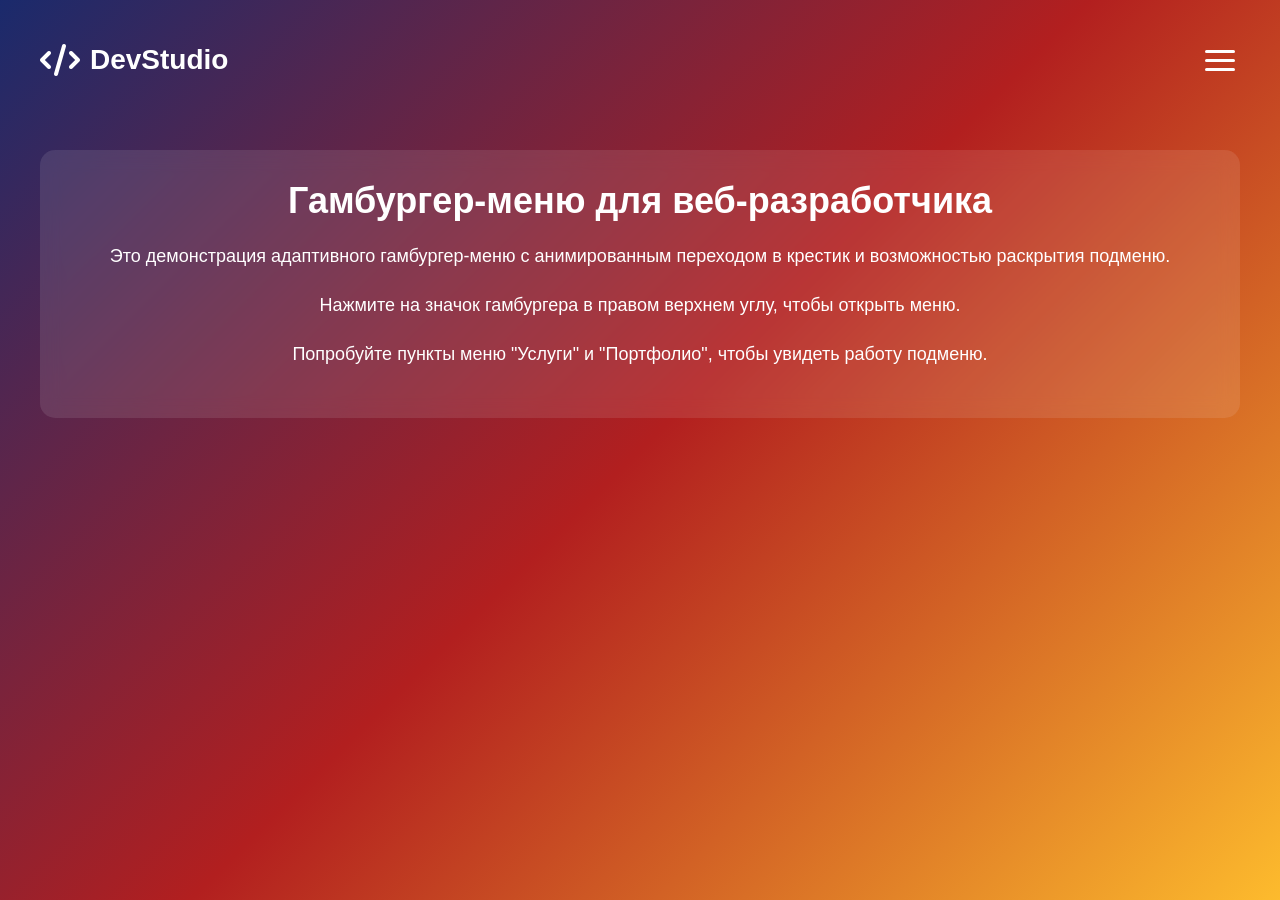
<file: gamburger/index.html>
<!DOCTYPE html>
<html lang="ru">
<head>
    <meta charset="UTF-8">
    <meta name="viewport" content="width=device-width, initial-scale=1.0">
    <title>Гамбургер-меню для веб-разработчика</title>
    <style>
        * {
            margin: 0;
            padding: 0;
            box-sizing: border-box;
            font-family: 'Segoe UI', Tahoma, Geneva, Verdana, sans-serif;
        }

        body {
            background: linear-gradient(135deg, #1a2a6c, #b21f1f, #fdbb2d);
            color: white;
            min-height: 100vh;
            padding: 20px;
        }

        .container {
            max-width: 1200px;
            margin: 0 auto;
        }

        header {
            display: flex;
            justify-content: space-between;
            align-items: center;
            padding: 20px 0;
        }

        .logo {
            font-size: 28px;
            font-weight: 700;
            color: white;
            text-decoration: none;
            display: flex;
            align-items: center;
        }

        .logo i {
            margin-right: 10px;
            font-size: 32px;
        }

        /* Стили гамбургер-кнопки */
        .hamburger-btn {
            width: 40px;
            height: 40px;
            position: relative;
            background: transparent;
            border: none;
            cursor: pointer;
            z-index: 1001;
            display: flex;
            flex-direction: column;
            justify-content: center;
            align-items: center;
        }

        .hamburger-line {
            width: 30px;
            height: 3px;
            background-color: white;
            margin: 3px 0;
            transition: all 0.3s ease;
            border-radius: 2px;
        }

        /* Анимация гамбургера в крестик */
        .hamburger-btn.active .hamburger-line:nth-child(1) {
            transform: translateY(9px) rotate(45deg);
        }

        .hamburger-btn.active .hamburger-line:nth-child(2) {
            opacity: 0;
        }

        .hamburger-btn.active .hamburger-line:nth-child(3) {
            transform: translateY(-9px) rotate(-45deg);
        }

        /* Стили меню */
        .menu-overlay {
            position: fixed;
            top: 0;
            left: 0;
            width: 100%;
            height: 100%;
            background: rgba(0, 0, 0, 0.9);
            backdrop-filter: blur(5px);
            display: flex;
            justify-content: center;
            align-items: center;
            opacity: 0;
            visibility: hidden;
            transition: all 0.4s ease;
            z-index: 1000;
        }

        .menu-overlay.active {
            opacity: 1;
            visibility: visible;
        }

        .menu {
            list-style: none;
            width: 80%;
            max-width: 500px;
        }

        .menu-item {
            margin-bottom: 15px;
            position: relative;
        }

        .menu-link {
            color: white;
            text-decoration: none;
            font-size: 24px;
            font-weight: 600;
            display: flex;
            align-items: center;
            padding: 15px 20px;
            border-radius: 10px;
            transition: all 0.3s ease;
            background: rgba(255, 255, 255, 0.1);
        }

        .menu-link:hover {
            background: rgba(255, 255, 255, 0.2);
            transform: translateX(10px);
        }

        .menu-link i {
            margin-right: 15px;
            font-size: 22px;
        }

        .submenu-toggle {
            margin-left: auto;
            transition: transform 0.3s ease;
        }

        .menu-item.active .submenu-toggle {
            transform: rotate(180deg);
        }

        /* Стили подменю */
        .submenu {
            list-style: none;
            max-height: 0;
            overflow: hidden;
            transition: max-height 0.4s ease;
            background: rgba(0, 0, 0, 0.3);
            border-radius: 0 0 10px 10px;
            margin-top: 5px;
        }

        .menu-item.active .submenu {
            max-height: 300px;
        }

        .submenu-item {
            border-bottom: 1px solid rgba(255, 255, 255, 0.1);
        }

        .submenu-item:last-child {
            border-bottom: none;
        }

        .submenu-link {
            color: #ddd;
            text-decoration: none;
            display: block;
            padding: 12px 20px 12px 50px;
            font-size: 18px;
            transition: all 0.2s ease;
        }

        .submenu-link:hover {
            background: rgba(255, 255, 255, 0.1);
            color: white;
            padding-left: 55px;
        }

        /* Контент страницы */
        .content {
            margin-top: 50px;
            text-align: center;
            padding: 30px;
            background: rgba(255, 255, 255, 0.1);
            border-radius: 15px;
            backdrop-filter: blur(10px);
        }

        h1 {
            font-size: 36px;
            margin-bottom: 20px;
        }

        p {
            font-size: 18px;
            line-height: 1.6;
            margin-bottom: 20px;
        }

        /* Адаптивность */
        @media (max-width: 768px) {
            .menu-link {
                font-size: 20px;
            }
            
            .submenu-link {
                font-size: 16px;
            }
        }
    </style>
    <link rel="stylesheet" href="https://cdnjs.cloudflare.com/ajax/libs/font-awesome/6.0.0/css/all.min.css">
</head>
<body>
    <div class="container">
        <header>
            <a href="#" class="logo">
                <i class="fas fa-code"></i>
                DevStudio
            </a>
            <button class="hamburger-btn" id="hamburger">
                <span class="hamburger-line"></span>
                <span class="hamburger-line"></span>
                <span class="hamburger-line"></span>
            </button>
        </header>

        <div class="menu-overlay" id="menuOverlay">
            <ul class="menu">
                <li class="menu-item">
                    <a href="#" class="menu-link">
                        <i class="fas fa-home"></i>
                        Главная
                    </a>
                </li>
                <li class="menu-item">
                    <a href="#" class="menu-link">
                        <i class="fas fa-user"></i>
                        О нас
                    </a>
                </li>
                <li class="menu-item">
                    <a href="#" class="menu-link">
                        <i class="fas fa-laptop-code"></i>
                        Услуги
                        <i class="fas fa-chevron-down submenu-toggle"></i>
                    </a>
                    <ul class="submenu">
                        <li class="submenu-item">
                            <a href="#" class="submenu-link">Веб-разработка</a>
                        </li>
                        <li class="submenu-item">
                            <a href="#" class="submenu-link">Мобильные приложения</a>
                        </li>
                        <li class="submenu-item">
                            <a href="#" class="submenu-link">UI/UX дизайн</a>
                        </li>
                        <li class="submenu-item">
                            <a href="#" class="submenu-link">Техническая поддержка</a>
                        </li>
                    </ul>
                </li>
                <li class="menu-item">
                    <a href="#" class="menu-link">
                        <i class="fas fa-briefcase"></i>
                        Портфолио
                        <i class="fas fa-chevron-down submenu-toggle"></i>
                    </a>
                    <ul class="submenu">
                        <li class="submenu-item">
                            <a href="#" class="submenu-link">Корпоративные сайты</a>
                        </li>
                        <li class="submenu-item">
                            <a href="#" class="submenu-link">Интернет-магазины</a>
                        </li>
                        <li class="submenu-item">
                            <a href="#" class="submenu-link">Веб-приложения</a>
                        </li>
                    </ul>
                </li>
                <li class="menu-item">
                    <a href="#" class="menu-link">
                        <i class="fas fa-graduation-cap"></i>
                        Обучение
                    </a>
                </li>
                <li class="menu-item">
                    <a href="#" class="menu-link">
                        <i class="fas fa-envelope"></i>
                        Контакты
                    </a>
                </li>
            </ul>
        </div>

        <div class="content">
            <h1>Гамбургер-меню для веб-разработчика</h1>
            <p>Это демонстрация адаптивного гамбургер-меню с анимированным переходом в крестик и возможностью раскрытия подменю.</p>
            <p>Нажмите на значок гамбургера в правом верхнем углу, чтобы открыть меню.</p>
            <p>Попробуйте пункты меню "Услуги" и "Портфолио", чтобы увидеть работу подменю.</p>
        </div>
    </div>

    <script>
        document.addEventListener('DOMContentLoaded', function() {
            const hamburgerBtn = document.getElementById('hamburger');
            const menuOverlay = document.getElementById('menuOverlay');
            const menuItems = document.querySelectorAll('.menu-item');
            
            // Открытие/закрытие меню
            hamburgerBtn.addEventListener('click', function() {
                this.classList.toggle('active');
                menuOverlay.classList.toggle('active');
            });
            
            // Открытие/закрытие подменю
            menuItems.forEach(item => {
                const submenuToggle = item.querySelector('.submenu-toggle');
                
                if (submenuToggle) {
                    submenuToggle.addEventListener('click', function(e) {
                        e.preventDefault();
                        e.stopPropagation();
                        item.classList.toggle('active');
                    });
                }
                
                // Закрытие меню при клике на пункт без подменю
                const menuLink = item.querySelector('.menu-link');
                if (!submenuToggle) {
                    menuLink.addEventListener('click', function() {
                        hamburgerBtn.classList.remove('active');
                        menuOverlay.classList.remove('active');
                    });
                }
            });
            
            // Закрытие меню при клике вне его области
            menuOverlay.addEventListener('click', function(e) {
                if (e.target === menuOverlay) {
                    hamburgerBtn.classList.remove('active');
                    menuOverlay.classList.remove('active');
                    
                    // Закрытие всех открытых подменю
                    menuItems.forEach(item => {
                        item.classList.remove('active');
                    });
                }
            });
        });
    </script>
</body>
</html>
</file>
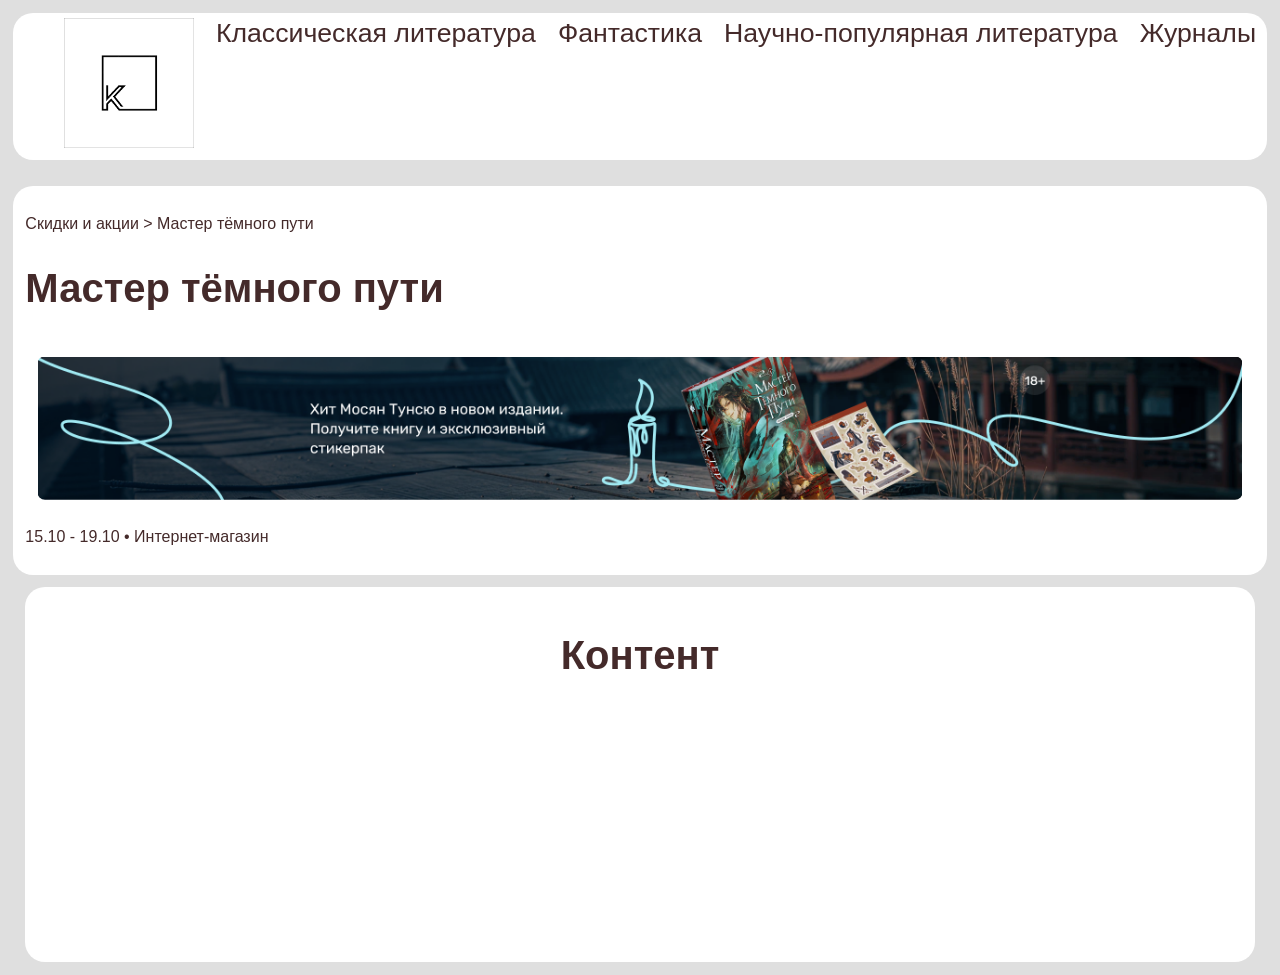
<file: razmetka/index.html>
<html>
    <head>
        <title>пример странички</title>
        <link href="./style.css" 
        rel="stylesheet" 
        type="text/css">
    </head>
    <body>
        <header>
            <nav>
                <ol>
                    <li><img src="./logoMain.png" alt="logo" class="first" /></li>
                    <li class="top-li2">
                        Классическая литература
                        <ul class="submenu">
                            <li>Русская классика</li>
                            <li>Английская классика</li>
                            <li>Немецкая классика</li>
                        </ul>
                    <li class="top-li2">
                        Фантастика
                        <ul class="submenu">
                            <li>Научная фантастика</li>
                            <li>Фэнтези</li>
                            <li>Юмористическое фентэзи</li>
                        </ul>
                    </li>
                    <li class="top-li2">
                        Научно-популярная литература
                        <ul class="submenu">
                            <li>Информатика</li>
                            <li>Биология</li>
                            <li>Физика</li>
                        </ul>
                    </li>
                    <li class="top-li2">
                        Журналы
                        <ul class="submenu">
                            <li>Детские журналы</li>
                            <li>Технические журналы</li>
                            <li>IT</li>
                        </ul>
                    </li>
                </ol>
                <div class="zg">
                    <p>Скидки и акции > Мастер тёмного пути</p>
                    <h1> Мастер тёмного пути</h1>
                    <img src="./pictureMain.png" alt="sele" class="pic" />
                    <p>15.10 - 19.10  •  Интернет-магазин</p>

                </div>
                <div class="kontent">
                    <h1>Контент</h1>
                </div>
            </nav>
        </header>
    </body>
</html>
</file>
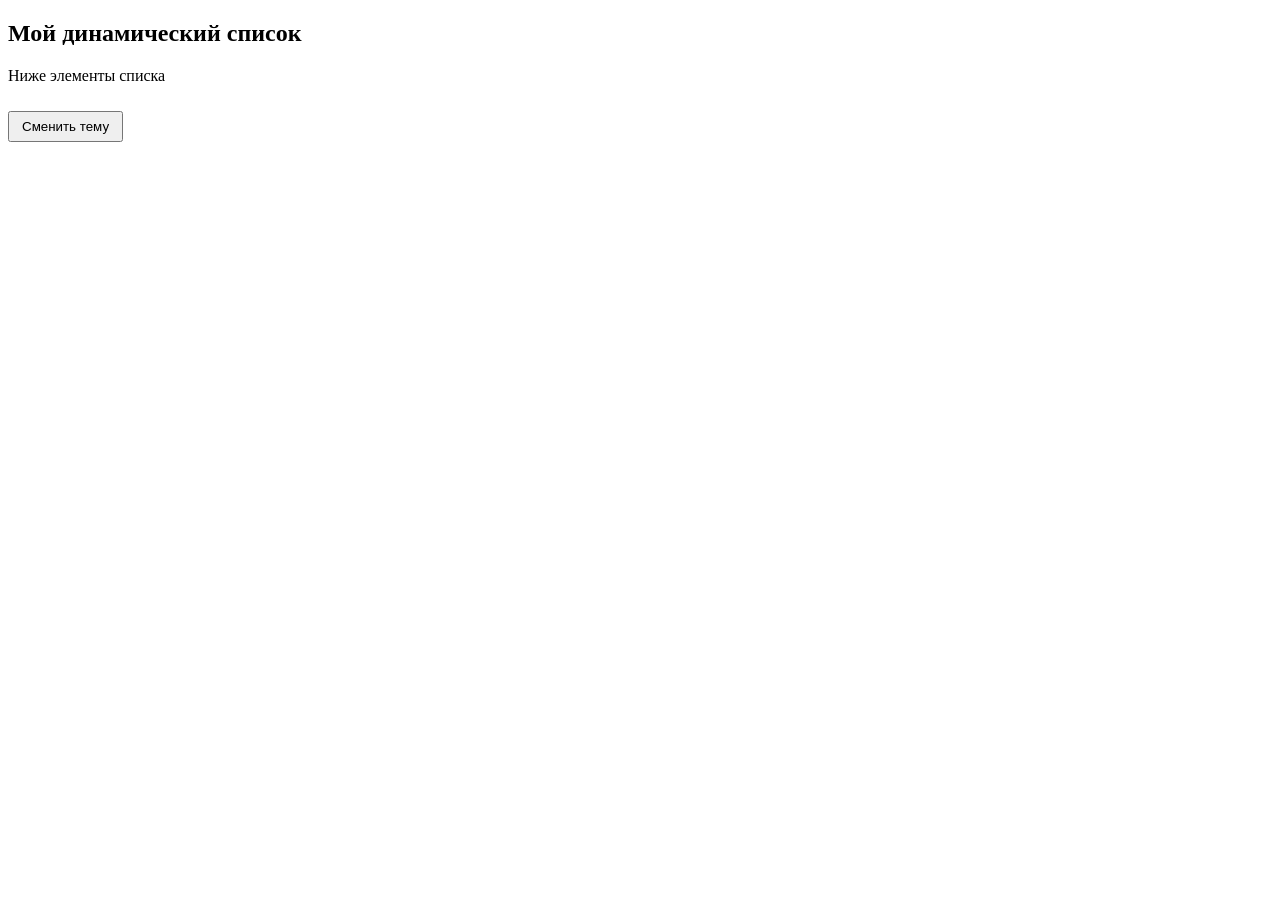
<file: razmetka11/index.html>
<!DOCTYPE html>
<html lang="ru">
<head>
    <meta charset="UTF-8">
    <title>Динамический список</title>
    <link rel="stylesheet" href="./style.css">

</head>
<body>
    <script src="./main.js"></script>
</body>
</html>
</file>
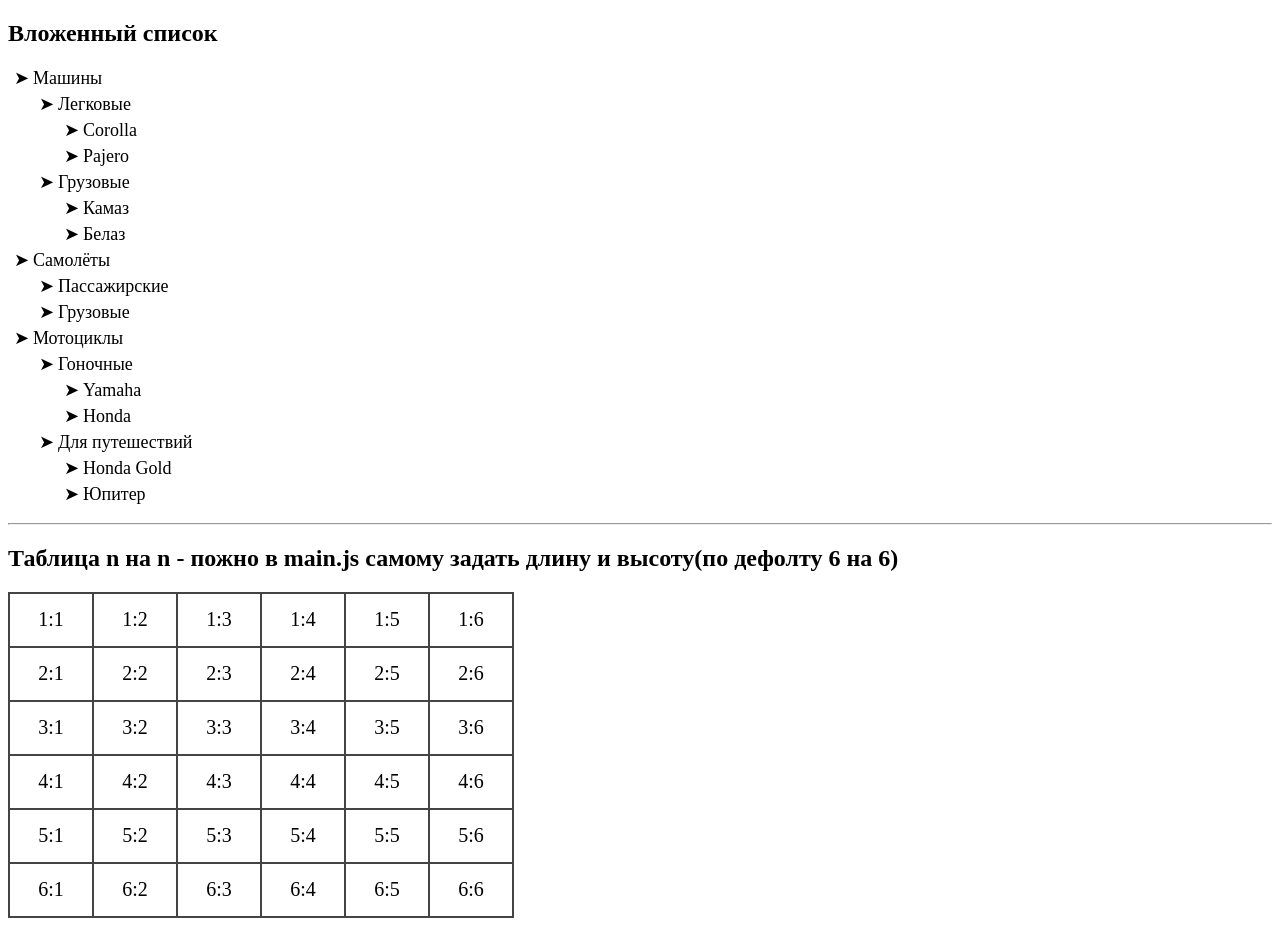
<file: razmetka12/index.html>
<!DOCTYPE html>
<html lang="ru">
<head>
    <meta charset="UTF-8">
    <title>Списки и таблица</title>
    <link rel="stylesheet" href="./style.css">
</head>

<body>

<h2>Вложенный список</h2>
<div id="listContainer"></div>

<hr>

<h2>Таблица n на n - пожно в main.js самому задать длину и высоту(по дефолту 6 на 6)</h2>
<div id="tableContainer"></div>

<script src="./main.js"></script>
</body>
</html>
</file>
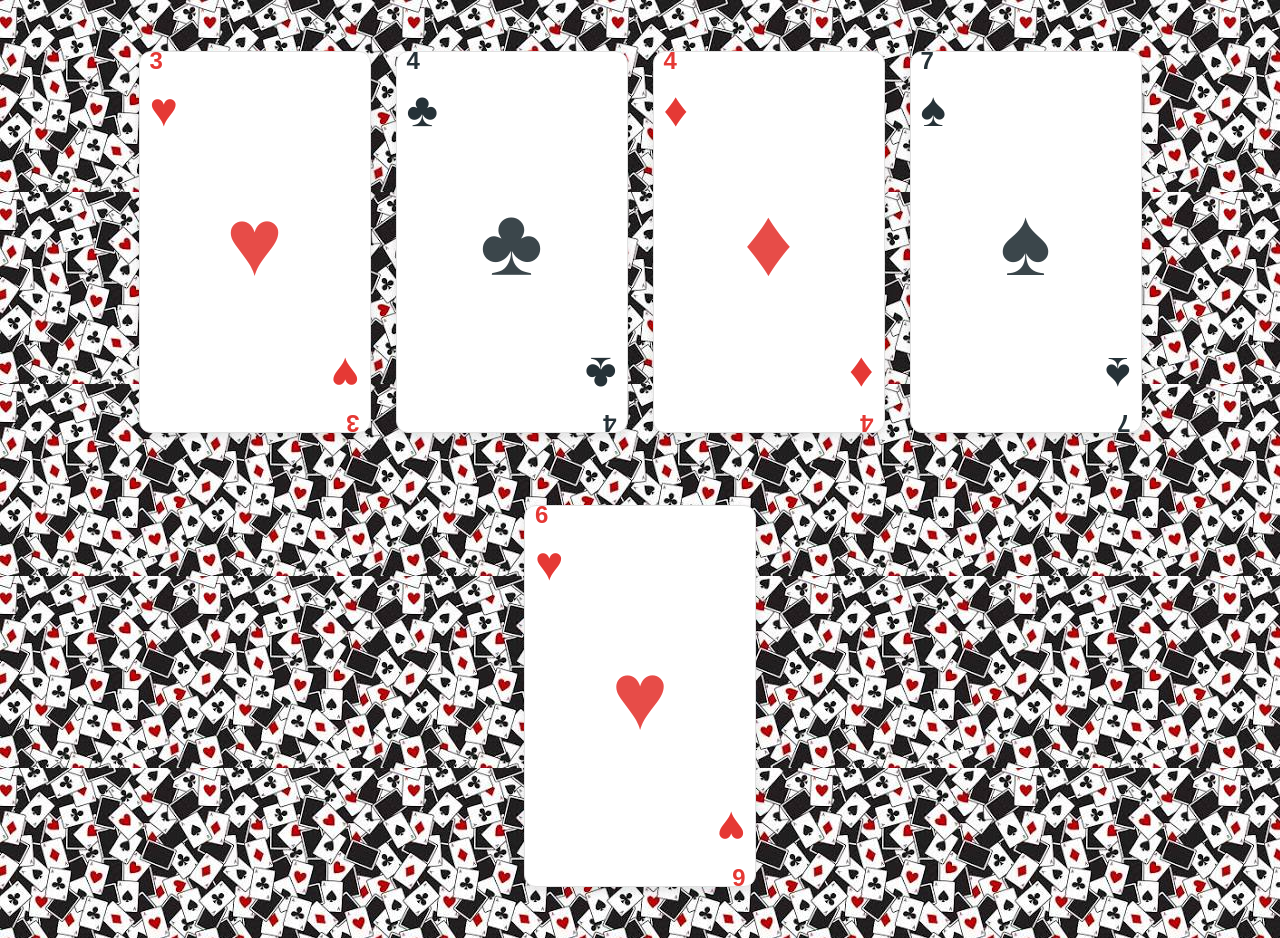
<file: razmetka2/index.html>
<!-- <!DOCTYPE html>
<html lang="en">
<head>
    <meta charset="UTF-8">
    <meta name="viewport" content="width=device-width, initial-scale=1.0">
    <link rel="stylesheet" href="./style.css" type="text/css">
    <title>Игральные карты</title>
</head>
<body style="background-image: url('./i.jpg');">
    <div class="deck">
        <div class="card">
            <div class="red top" number='2'>♥</div>
            <div class="red center">♥</div>
            <div class="red bottom" number='2'>♥</div>
        </div>
    </div>
    <div class="deck">
        <div class="card">
            <div class="black top" number='3'>♣</div>
            <div class="black center">♣</div>
            <div class="black bottom" number='3'>♣</div>
        </div>
    </div>
    <div class="deck">
        <div class="card">
            <div class="red top" number='4'>♦</div>
            <div class="red center">♦</div>
            <div class="red bottom" number='4'>♦</div>
        </div>
    </div>
    <div class="deck">
        <div class="card">
            <div class="black top" number='5'>♠</div>
            <div class="black center">♠</div>
            <div class="black bottom" number='5'>♠</div>
        </div>
    </div>
    <div class="deck">
        <div class="card">
            <div class="red top" number='6'>♥</div>
            <div class="red center">♥</div>
            <div class="red bottom" number='6'>♥</div>
        </div>
    </div>
</body>
</html> -->

<!DOCTYPE html>
<html lang="en">
<head>
    <meta charset="UTF-8">
    <meta name="viewport" content="width=device-width, initial-scale=1.0">
    <link rel="stylesheet" href="./style.css" type="text/css">
    <title>Игральные карты</title>
</head>
<body style="background-image: url('./image.jpeg');">
    <div class="deck">
        <div class="card">
            <div class="red top" number='3'>♥</div>
            <div class="red center">♥</div>
            <div class="red bottom" number='3'>♥</div>
        </div>
    </div>
    <div class="deck">
        <div class="card">
            <div class="black top" number='4'>♣</div>
            <div class="black center">♣</div>
            <div class="black bottom" number='4'>♣</div>
        </div>
    </div>
    <div class="deck">
        <div class="card">
            <div class="red top" number='4'>♦</div>
            <div class="red center">♦</div>
            <div class="red bottom" number='4'>♦</div>
        </div>
    </div>
    <div class="deck">
        <div class="card">
            <div class="black top" number='7'>♠</div>
            <div class="black center">♠</div>
            <div class="black bottom" number='7'>♠</div>
        </div>
    </div>
    <div class="deck">
        <div class="card">
            <div class="red top" number='6'>♥</div>
            <div class="red center">♥</div>
            <div class="red bottom" number='6'>♥</div>
        </div>
    </div>
</body>
</html>
</file>
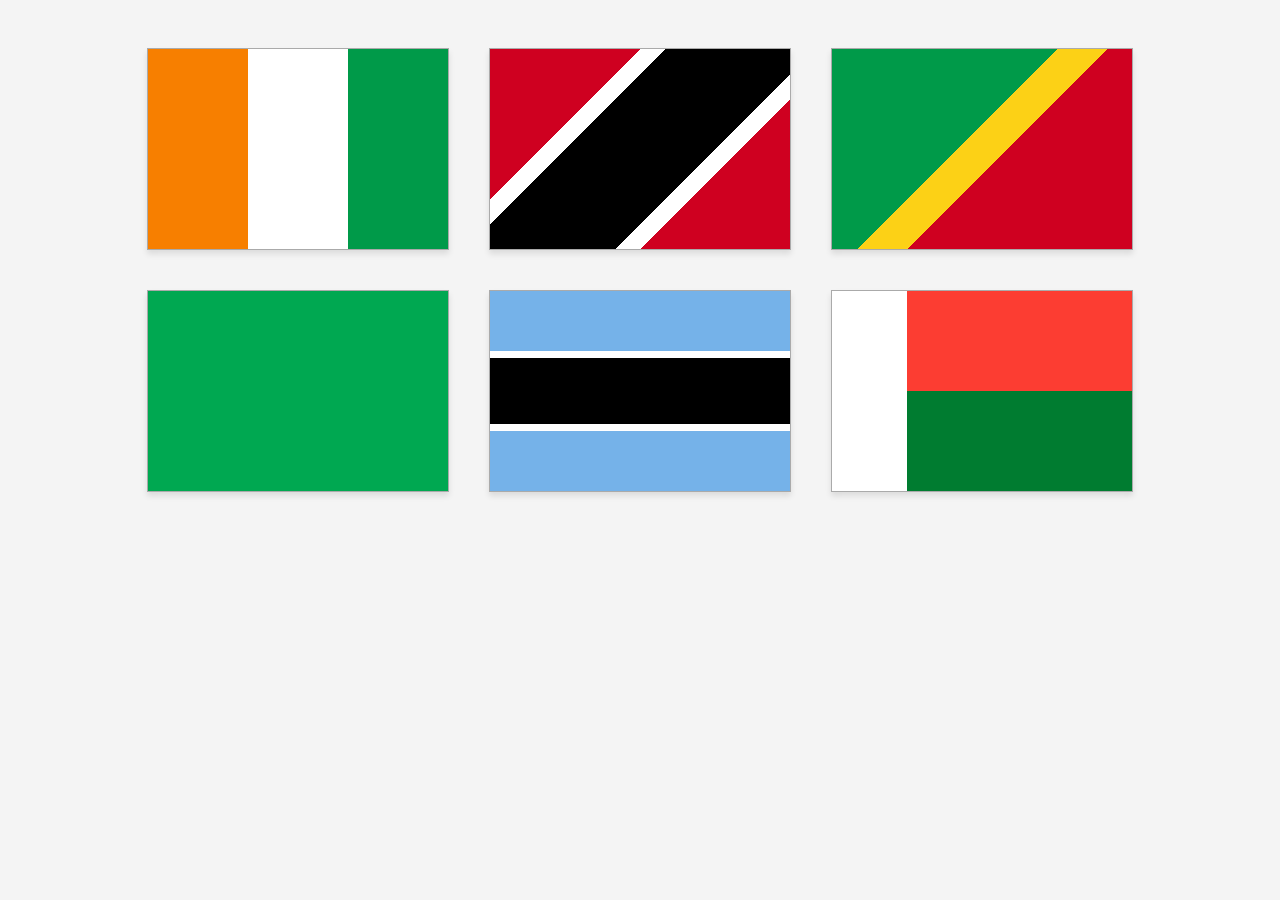
<file: razmetka3/index.html>
<!DOCTYPE html>
<html lang="en">

<head>
    <meta charset="UTF-8">
    <meta name="viewport" content="width=device-width, initial-scale=1.0">
    <title>Flags with Gradients</title>
    <link rel="stylesheet" href="style/style.css">
</head>

<body>
    <div class="flag ivory-coast"></div>
    <div class="flag trinidad-tobago"></div>
    <div class="flag republic-of-congo"></div>
    
    <div class="flag mauritius"></div>
    <div class="flag botswana"></div>
    <div class="flag madagascar"></div>
</body>

</html>
</file>
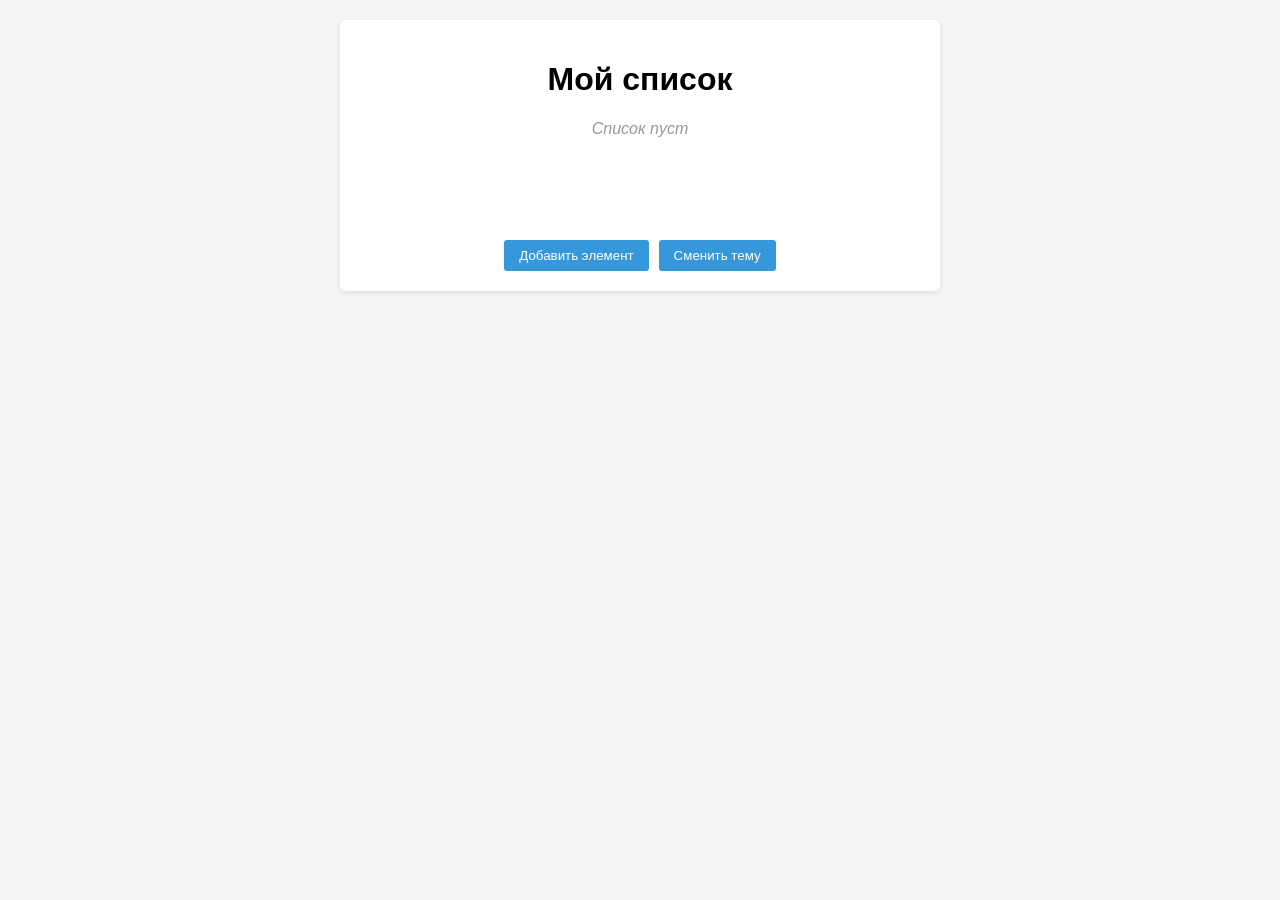
<file: razmetka4/index.html>
<!DOCTYPE html>
<html lang="ru">
<head>
    <meta charset="UTF-8">
    <meta name="viewport" content="width=device-width, initial-scale=1.0">
    <title> ДЗ Динамический список</title>
    <link rel="stylesheet" href="./style.css">
</head>
<body>
    <div class="container">
        <h1 id="list-title">Мой список</h1>
        
        <div class="list-container">
            <ul class="styled-list" id="dynamic-list"></ul>
            <p class="empty-message" id="empty-message">Список пуст</p>
        </div>
        
        <div class="controls">
            <button id="add-item-btn">Добавить элемент</button>
            <button id="toggle-theme-btn">Сменить тему</button>
        </div>
    </div>

    <script src="./script.js"></script>
</body>
</html>
</file>
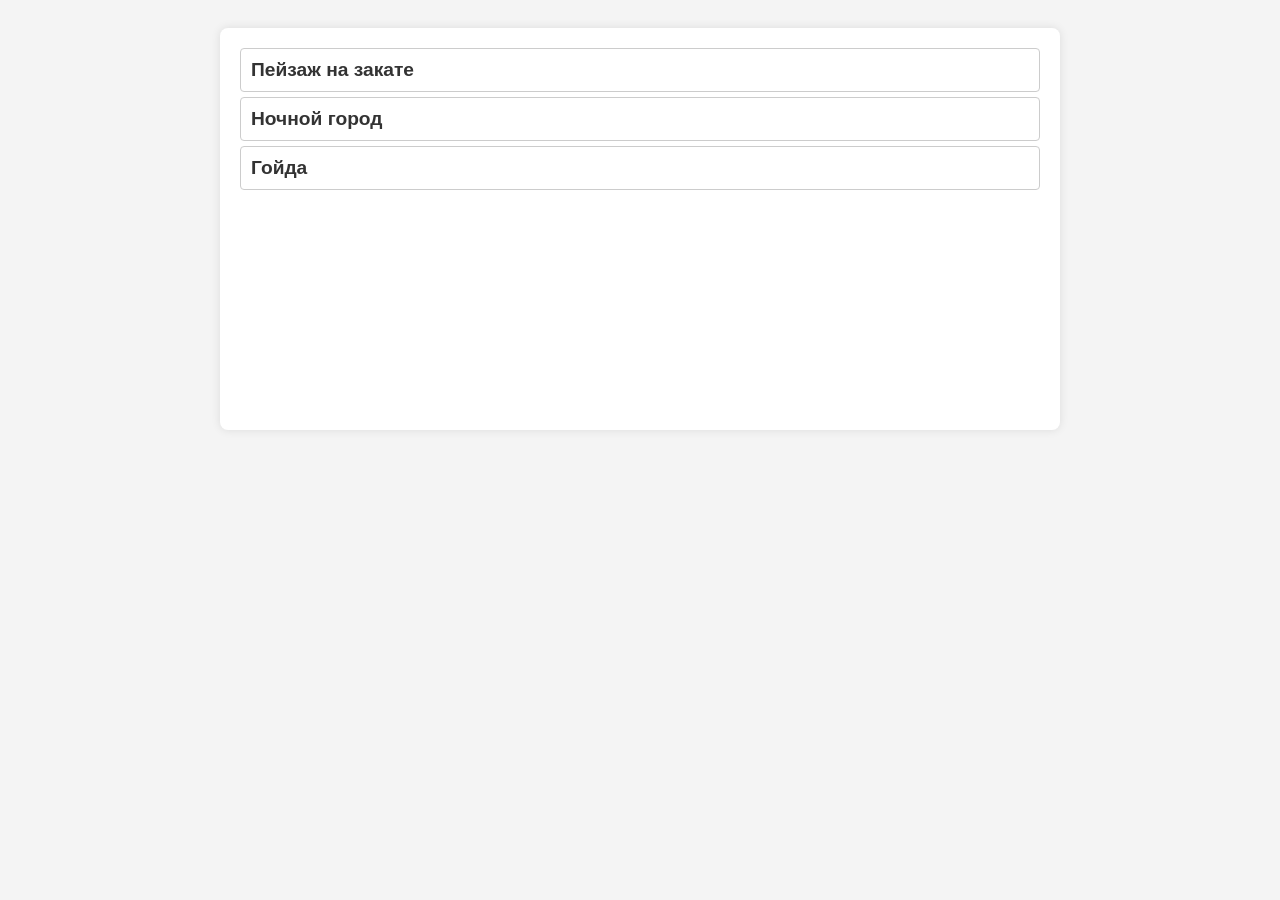
<file: razmetka5/index2.html>
<!DOCTYPE html>
<html lang="ru">
<head>
    <meta charset="UTF-8">
    <meta name="viewport" content="width=device-width, initial-scale=1.0">
    <title>ДЗ: Фотогалерея</title>
    <link rel="stylesheet" href="./style2.css">
</head>
<body>
    <div class="container">
        <div class="photo-title" data-photo="image1.jpeg">Пейзаж на закате</div>
        <div class="photo-title" data-photo="image2.jpeg">Ночной город</div>
        <div class="photo-title" data-photo="image3.jpeg">Гойда</div>

        <div id="photo-display">
            </div>
    </div>

    <script src="./script2.js"></script>
</body>
</html>
</file>
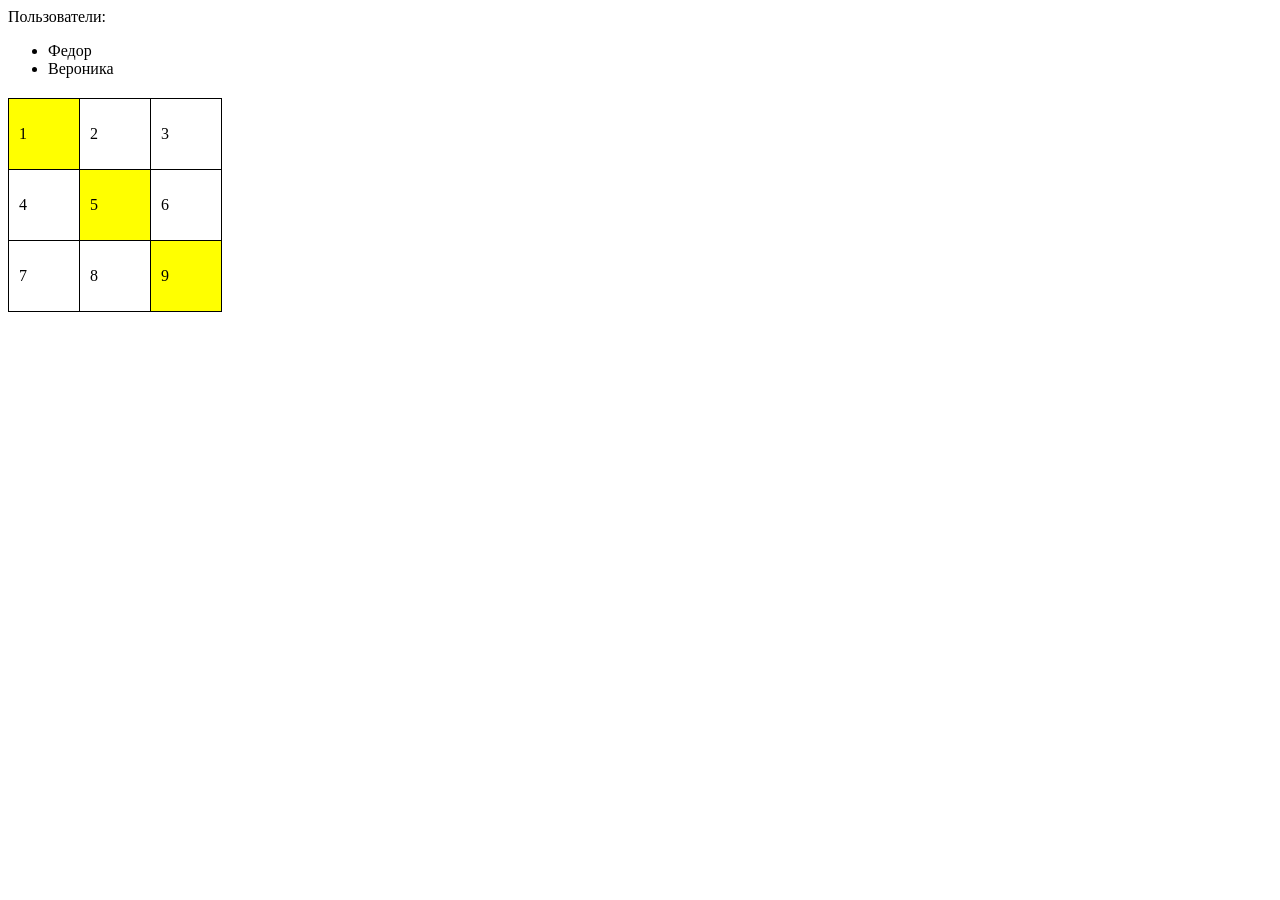
<file: razmetka/dom/task1.html>
<!DOCTYPE HTML>
<html>
<head>
  <meta charset="utf-8">
  <style>
    .yellow {
      background-color: yellow;
    }
    table {
      border-collapse: collapse;
      margin: 20px 0;
    }
    td {
      border: 1px solid black;
      padding: 10px;
      width: 50px;
      height: 50px;
    }
  </style>
</head>
<body>
  <div>Пользователи:</div> 
  <ul class="my-list"> 
    <li id="first">Федор</li> 
    <li>Вероника</li> 
  </ul>

  <!-- Таблица 3x3 -->
  <table id="myTable">
    <tr>
      <td>1</td>
      <td>2</td>
      <td>3</td>
    </tr>
    <tr>
      <td>4</td>
      <td>5</td>
      <td>6</td>
    </tr>
    <tr>
      <td>7</td>
      <td>8</td>
      <td>9</td>
    </tr>
  </table>

  <script>
    // 1. Получить второй элемент списка
    const secondListItem = document.querySelector('.my-list li:nth-child(2)');
    console.log('Второй элемент списка:', secondListItem.textContent);

    // 2. Покрасить ячейки по главной диагонали в желтый цвет
    const table = document.getElementById('myTable');
    const rows = table.getElementsByTagName('tr');
    
    for (let i = 0; i < rows.length; i++) {
      const cells = rows[i].getElementsByTagName('td');
      if (cells[i]) {
        cells[i].classList.add('yellow');
      }
    }
  </script>
</body>
</html>
</file>
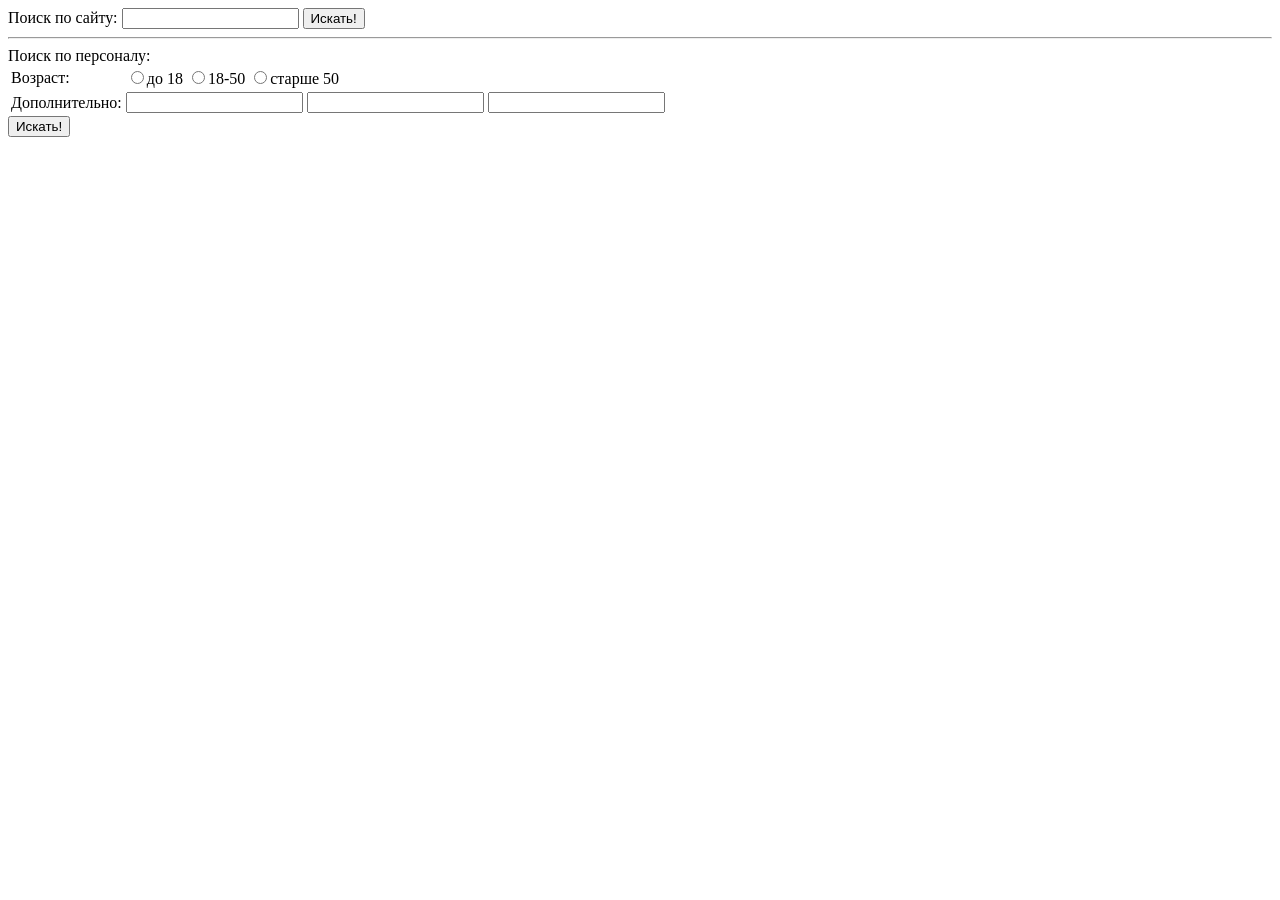
<file: razmetka/dom/task2.html>
<!DOCTYPE HTML>
<html>
<head>
  <meta charset="utf-8">
</head>
<body>
  <form name="search">
    <label>Поиск по сайту:
      <input type="text" name="search">
    </label>
    <input type="submit" value="Искать!">
  </form>

  <hr>

  <form name="search-person">
    Поиск по персоналу:
    <table id="age-table">
      <tr>
        <td>Возраст:</td>
        <td id="age-list">
          <label>
            <input type="radio" name="age" value="young">до 18</label>
          <label>
            <input type="radio" name="age" value="mature">18-50</label>
          <label>
            <input type="radio" name="age" value="senior">старше 50</label>
        </td>
      </tr>

      <tr>
        <td>Дополнительно:</td>
        <td>
          <input type="text" name="info[0]">
          <input type="text" name="info[1]">
          <input type="text" name="info[2]">
        </td>
      </tr>

    </table>

    <input type="submit" value="Искать!">
  </form>

  <script>
    // 1. Все элементы label внутри таблицы
    const labelsInTable = document.querySelectorAll('#age-table label');
    console.log('Label в таблице:', labelsInTable);

    // 2. Первая ячейка таблицы (со словом "Возраст")
    const firstCell = document.querySelector('#age-table td:first-child');
    console.log('Первая ячейка:', firstCell.textContent);

    // 3. Вторая форма в документе
    const secondForm = document.forms[1];
    console.log('Вторая форма:', secondForm);

    // 4. Форма с именем search
    const searchForm = document.forms.search;
    console.log('Форма search:', searchForm);

    // 5. Первый input в форме search
    const firstInputInSearch = searchForm.querySelector('input');
    console.log('Первый input в форме search:', firstInputInSearch);

    // 6. Элемент с именем info[0] (в любой форме)
    const info0 = document.querySelector('input[name="info[0]"]');
    console.log('Элемент info[0]:', info0);
 
    // 7. Элемент с именем info[0] внутри формы search-person
    const info0InSearchPerson = document.forms['search-person'].querySelector('input[name="info[0]"]');
    console.log('info[0] в форме search-person:', info0InSearchPerson);
  </script>
</body>
</html>
</file>
<file: razmetka/style.css>
body{
    background-color:#dfdfdf;
    font-family: Arial, sans-serif;
    font-size: 20pt;
    color: rgb(68, 42, 42);
    text-align: left;
    margin:1%
}
ol {
    background-color: white;
    display: flex;
    justify-content: space-around;
    list-style: none;
    border-radius: 20px;
}
ol>li{
    padding:5px;
    transition-duration: 0.5s;
}
li:hover {
    color: #0d8696;
    transition-duration: 0.5s;
}
.submenu {
    display: none;
    list-style: none;
    transition-duration: 0.5s;
}
li.top-li2:hover .submenu {
    display: block;
    color: #000000;
    transition-duration: 0.5s;

}
.first {
    height: 130px;
}
.zg {
    border-radius: 20px;
    background-color: white;
    padding: 1%;
}
.pic {
    width: 98%;
    border-radius: 20px;
    padding:1%;
}
p {
    font-size:12pt;
}
.kontent {
    border-radius: 20px;
    text-align:center;
    background-color: white;
    padding: 1%;
    margin:1%;
    height: 40%;
}
</file>
<file: razmetka11/style.css>
.theme-light ul {
    padding-left: 25px;
}
.theme-light .list-item {
    margin: 6px 0;
    padding: 4px 8px;
    border-radius: 6px;
    list-style-type: square;
    background: #f2f2f2;
    color: #222;
}

.theme-dark ul {
    padding-left: 25px;
}
.theme-dark .list-item {
    margin: 6px 0;
    padding: 4px 8px;
    border-radius: 6px;
    list-style-type: circle;
    background: #333;
    color: #fff;
}

.theme-button {
    margin-top: 10px;
    padding: 6px 12px;
    cursor: pointer;
}
</file>
<file: razmetka12/style.css>
#listContainer ul {
    list-style-type: "➤ ";
    cursor: pointer;
    padding-left: 25px;
    font-size: 18px;
}

.hidden {
    display: none;
}

#listContainer li {
    margin: 4px 0;
}


table {
    border-collapse: collapse;
    margin-top: 20px;
    font-size: 20px;
}

td {
    width: 80px;
    height: 50px;
    border: 2px solid #444;
    text-align: center;
    cursor: pointer;
    transition: background 0.3s;
}

td:hover {
    background: #eee;
}
</file>
<file: razmetka2/style.css>
/* body{
    font-family: Arial, Helvetica, sans-serif;
    display: flex;
    justify-content: center;
    align-items: center;
    min-height: 98vh;
    flex-wrap: wrap;
    gap: 20px;
}
.deck{
    display: inline-block;
}
.red{
    color: red;
}
.black{
    color: black;
}
.top{
    position: absolute;
    top: 35px;
    left: 7.5px;
}
.top,.bottom{
    font-size: 50px;
}
.bottom{
    position: absolute;
    bottom: 37.5px;
    right: 7.5px;
    rotate: 180deg;
}
.bottom::before,
.top::before{
    display:block;
    position: absolute;
    left: 2.5px;
    content: attr(number);
}
.center{
    font-size: 100px;
    align-self: center;
}
.top::before{
    top: -40px;
}
.bottom::before{
    top: -40px;
    left: 2.5px;
}
.card{
    height: 400px;
    width: 240px;
    border: 0px solid;
    border-radius: 10pt;
    background-color: aliceblue;
    display: flex;
    position: relative;
    justify-content: center;
    cursor: pointer;
    transition: 0.4s;
}
.card:hover{
    transform: translateY(-30px);
    transition: transform 0.4s;
} */

body{
    font-family: Arial, Helvetica, sans-serif;
    display: flex;
    justify-content: center;
    align-items: center;
    min-height: 98vh;
    flex-wrap: wrap;
    gap: 25px;
    padding: 20px;
}
.deck{
    display: inline-block;
}
.red{
    color: #e53935;
}
.black{
    color: #263238;
}
.top{
    position: absolute;
    top: 30px;
    left: 10px;
}
.top,.bottom{
    font-size: 48px;
}
.bottom{
    position: absolute;
    bottom: 30px;
    right: 10px;
    transform: rotate(180deg);
}
.bottom::before,
.top::before{
    display:block;
    position: absolute;
    left: 0px;
    content: attr(number);
    font-size: 24px;
    font-weight: bold;
}
.center{
    font-size: 96px;
    align-self: center;
    opacity: 0.9;
}
.top::before{
    top: -35px;
}
.bottom::before{
    top: -35px;
    left: 0px;
}
.card{
    height: 380px;
    width: 230px;
    border: 1px solid #e0e0e0;
    border-radius: 12px;
    background-color: #ffffff;
    display: flex;
    position: relative;
    justify-content: center;
    cursor: pointer;
    transition: 0.4s;
    box-shadow: 0 4px 8px rgba(0,0,0,0.1);
}
.card:hover{
    transform: translateY(-25px) rotate(2deg);
    transition: transform 0.4s;
    box-shadow: 0 12px 24px rgba(0,0,0,0.15);
}
</file>
<file: razmetka3/style/style.css>
body {
    display: flex;
    flex-wrap: wrap;
    justify-content: center;
    padding: 20px;
    background-color: #f4f4f4; 
}

.flag {
    margin: 20px;
    height: 200px;
    width: 300px;
    border: 1px solid #aaa; 
    box-shadow: 0 4px 6px rgba(0, 0, 0, 0.1);
    background-color: transparent;
}

.ivory-coast {
    background: linear-gradient(90deg, 
        #f77f00 0%, #f77f00 33.3%, 
        white 33.3%, white 66.6%, 
        #009a49 66.6%, #009a49 100%
    );
}

.trinidad-tobago {
    background: linear-gradient(135deg, 
        #cf0020 0%, #cf0020 30%, 
        white 30%, white 35%,    
        black 35%, black 65%,    
        white 65%, white 70%,    
        #cf0020 70%, #cf0020 100% 
    );
}

.republic-of-congo {
    background: linear-gradient(135deg, 
        #009a49 0%, #009a49 45%, 
        #fcd116 45%, #fcd116 55%, 
        #cf0020 55%, #cf0020 100% 
    );
}

.mauritius {
    background: linear-gradient(0deg, 
        #00a851 75%, #00a851 100%, 
        #ffd400 50%, #ffd400 75%, 
        #1c38a3 25%, #1c38a3 50%, 
        #ee2737 0%, #ee2737 25%   
    );
}

.botswana {
    background: linear-gradient(0deg, 
        #75b2e9 0%, #75b2e9 30%,     
        white 30%, white 33.33%,     
        black 33.33%, black 66.66%,  
        white 66.66%, white 70%,     
        #75b2e9 70%, #75b2e9 100%    
    );
}

.madagascar {
    background: 
        linear-gradient(0deg, #007c30 50%, #fc3d32 50%) right / 75% 100%, 
        #ffffff left / 25% 100%;
    
    background-repeat: no-repeat;
}
</file>
<file: razmetka4/style.css>
body {
    font-family: Arial, sans-serif;
    max-width: 600px;
    margin: 0 auto;
    padding: 20px;
    background-color: #f5f5f5;
    transition: background-color 0.3s;
}

.container {
    background-color: white;
    padding: 20px;
    border-radius: 5px;
    box-shadow: 0 2px 5px rgba(0,0,0,0.1);
    transition: background-color 0.3s;
}

.dark-theme {
    background-color: #333;
    color: white;
}

.dark-theme .container {
    background-color: #444;
}

h1 {
    text-align: center;
    cursor: pointer;
}

.description {
    text-align: center;
    color: #666;
}

.dark-theme .description {
    color: #ccc;
}

.list-container {
    margin: 20px 0;
    min-height: 100px;
}

.styled-list {
    list-style-type: none;
    padding: 0;
}

.list-item {
    padding: 10px;
    margin: 5px 0;
    background-color: #f0f0f0;
    border-left: 3px solid #3498db;
}

.dark-theme .list-item {
    background-color: #555;
    border-left-color: #1abc9c;
}

.list-item::before {
    content: "•";
    color: #3498db;
    font-weight: bold;
    margin-right: 10px;
}

.dark-theme .list-item::before {
    color: #1abc9c;
}

.controls {
    display: flex;
    justify-content: center;
    gap: 10px;
}

button {
    padding: 8px 15px;
    border: none;
    border-radius: 3px;
    background-color: #3498db;
    color: white;
    cursor: pointer;
}

button:hover {
    background-color: #2980b9;
}

.dark-theme button {
    background-color: #1abc9c;
}

.dark-theme button:hover {
    background-color: #16a085;
}

.empty-message {
    text-align: center;
    color: #999;
    font-style: italic;
}
</file>
<file: razmetka5/style2.css>
body {
    font-family: Arial, sans-serif;
    background-color: #f4f4f4;
    padding: 20px;
}

.container {
    max-width: 800px;
    margin: 0 auto;
    background-color: #fff;
    padding: 20px;
    border-radius: 8px;
    box-shadow: 0 0 10px rgba(0, 0, 0, 0.1);
}

.photo-title {
    font-size: 1.2em;
    font-weight: bold;
    color: #333;
    padding: 10px;
    margin-bottom: 5px;
    border: 1px solid #ccc;
    border-radius: 4px;
    cursor: pointer; 
    transition: background-color 0.2s;
}

.photo-title:hover {
    background-color: #e0e0e0;
}

#photo-display {
    margin-top: 20px;
    min-height: 200px;
    text-align: center;
}

#photo-display img {
    max-width: 100%;
    height: auto;
    border: 5px solid #007bff;
    border-radius: 8px;
    box-shadow: 0 4px 8px rgba(0, 0, 0, 0.2);
}
</file>
